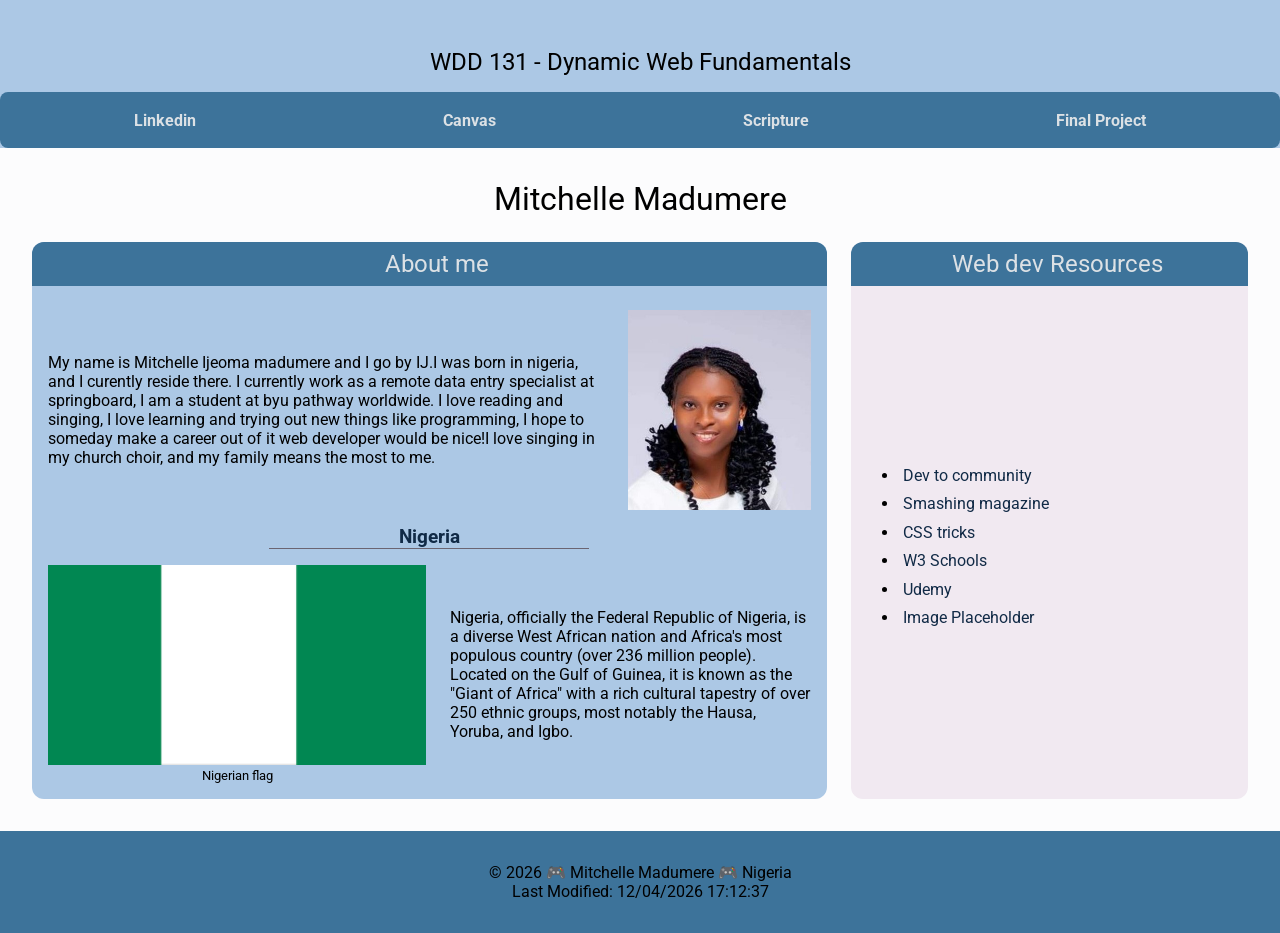
<file: index.html>
<!DOCTYPE html>
<html lang="en">
<head>
    <meta charset="UTF-8">
    <meta name="viewport" content="width=device-width, initial-scale=1.0">
    <meta name="description" content="WDD131|Dynamic Web Fundamentals|Mitchelle Madumere landing page">
    <meta name="author" content="Mitchelle Madumere">
    <link rel="stylesheet" href="styles/base.css">
    <script src="scripts/getdates.js" defer></script>
    <link rel="preconnect" href="https://fonts.googleapis.com">
    <link rel="preconnect" href="https://fonts.gstatic.com" crossorigin>
    <link href="https://fonts.googleapis.com/css2?family=Roboto&display=swap" rel="stylesheet">
    <title>WDD 131-Dynamic Web Fundamental-Mitchelle Madumere</title>
</head>
<body>
    <header>
        <span id="course-title">WDD 131 - Dynamic Web Fundamentals</span>
        <nav>
            <ul class="navigation">
                <li class="item-list"><a href="https://www.linkedin.com/in/ijeoma-madumere-054a8b399 ">Linkedin</a></li>
                <li class="item-list"><a href="https://byupw.instructure.com/">Canvas</a></li>
                <li class="item-list"><a href="https://www.churchofjesuschrist.org/study/scriptures">Scripture</a></li>
                <li class="item-list"><a href="#">Final Project</a></li>
            </ul>
        </nav>
    </header>
    <main> 
        <h1>Mitchelle Madumere</h1>

        <section class="card" id="section-about">
            <h2>About me</h2>

            <div class="about-personal">
                <p>My name is Mitchelle Ijeoma madumere and I go by IJ.I was born in nigeria, and I curently reside there. I currently work as a remote data entry specialist at springboard, I am a student at byu pathway worldwide. I love reading and singing, I love learning and trying out new things like programming, I hope to someday make a career out of it web developer would be nice!I love singing in my church choir, and my family means the most to me.</p>
                <img src="images/mitchelle2.jpg" alt="photo of Mitchelle Madumere">
            </div>
            <h3>Nigeria</h3>
            <div class="about-country">
                <figure>
                    <img src="images/flag-of-nigeria.png" alt="nigerian flag">
                    <figcaption>Nigerian flag</figcaption>
                </figure>
                <p>Nigeria, officially the Federal Republic of Nigeria, is a diverse West African nation and Africa's most populous country (over 236 million people). 
                    Located on the Gulf of Guinea, it is known as the "Giant of Africa" with a rich cultural tapestry of over 250 ethnic groups, most notably the Hausa, Yoruba, and Igbo. </p>
            </div>
        </section>

        <section class="card" id="section-dev">
            <h2>Web dev Resources</h2>
            <div class="dev-resources">
            <ul>
                <li class="item-dev"><a href="https://dev.to">Dev to community</a></li>
                <li class="item-dev"><a href="https://www.smashingmagazine.com">Smashing magazine</a></li>
                <li class="item-dev"><a href="https://css-tricks.com">CSS tricks</a></li>
                <li class="item-dev"><a href="https://www.w3schools.com">W3 Schools</a></li>
                <li class="item-dev"><a href="https://www.udemy.com">Udemy</a></li>
                <li class="item-dev"><a href="https://placehold.co">Image Placeholder</a></li>
            </ul>
            </div>
        </section>
    </main>
    <footer>
        <p>© <span id="currentyear"></span> 🎮 Mitchelle Madumere 🎮 Nigeria </p>
        <p>Last Modified: <span id="lastModified"></span></p>
    </footer>
</body>
</html>
</file>
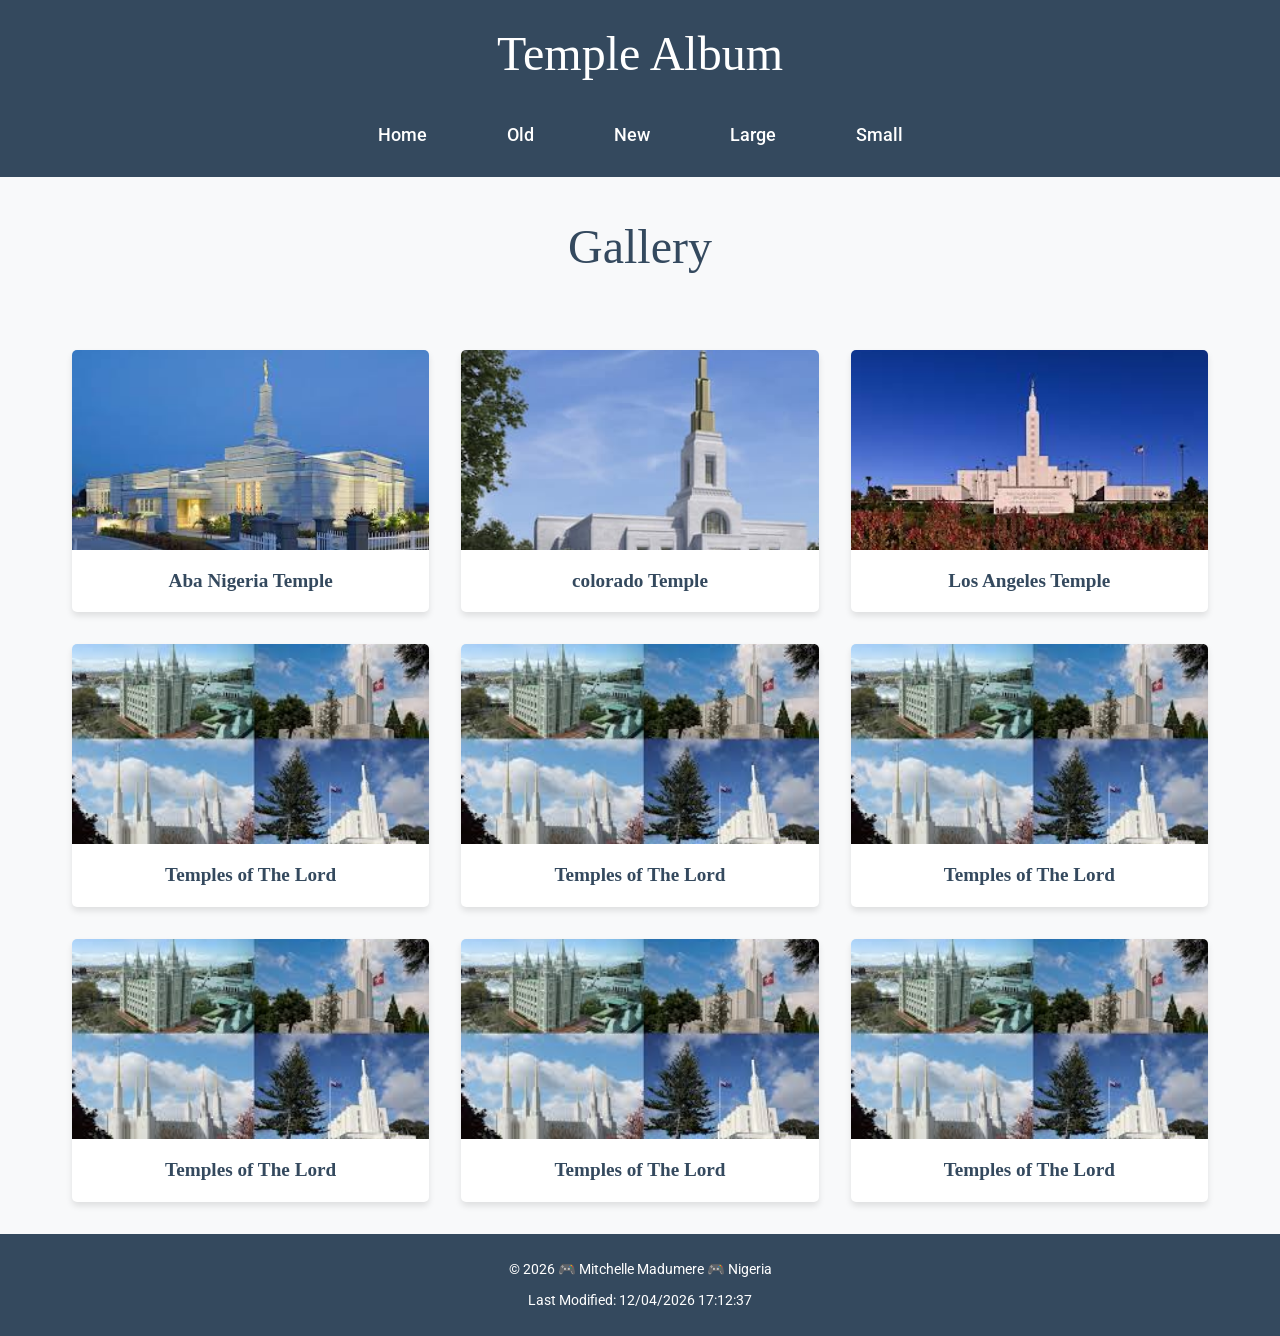
<file: temples.html>
<!DOCTYPE html>
<html lang="en">
<head>
    <meta charset="UTF-8">
    <meta name="viewport" content="width=device-width, initial-scale=1.0">
    <meta name="description" content="WDD131|Dynamic Web Fundamentals|Mitchelle Madumere Temple Picture Album">
    <meta name="author" content="Mitchelle Madumere">
    <title>Temple Album Example</title>
    <script src="scripts/temples.js" defer></script>
    <link rel="stylesheet" href="styles/temples.css">
    <link rel="stylesheet" href="styles/temples-large.css">
    <link rel="preconnect" href="https://fonts.googleapis.com">
    <link rel="preconnect" href="https://fonts.gstatic.com" crossorigin>
    <link href="https://fonts.googleapis.com/css2?family=Roboto&display=swap" rel="stylesheet">
</head>
<body>
    <header>
        <h2> Temple Album</h2>
        <button id="menu-button">☰</button>
        <nav id="nav-menu">
            <a href="#">Home</a>
            <a href="#">Old</a>
            <a href="#">New</a>
            <a href="#">Large</a>
            <a href="#">Small</a>
        </nav>

    </header>
    <main>
        <h1>Gallery</h1>

        <figure>
            <img src="images/aba-nigeria-temple.jpg" alt="aba-nigeria-temple">
            <figcaption>Aba Nigeria Temple</figcaption>
        </figure>

        <figure>
            <img src="images/colorado-temple.jpg" alt="colorado Temple">
            <figcaption>colorado Temple</figcaption>
        </figure>

        <figure>
            <img src="images/los-angeles-temple.jpg" alt="Los Angeles Temple">
            <figcaption>Los Angeles Temple</figcaption>
        </figure>

        <figure>
            <img src="images/temples-of-the-lord.jpg" alt="Temple Collage">
            <figcaption>Temples of The Lord</figcaption>
        </figure>

        <figure>
            <img src="images/temples-of-the-lord.jpg" alt="Temple Collage">
            <figcaption>Temples of The Lord</figcaption>
        </figure>

        <figure>
            <img src="images/temples-of-the-lord.jpg" alt="Temple Collage">
            <figcaption>Temples of The Lord</figcaption>
        </figure>

        <figure>
            <img src="images/temples-of-the-lord.jpg" alt="Temple Collage">
            <figcaption>Temples of The Lord</figcaption>
        </figure>

        <figure>
            <img src="images/temples-of-the-lord.jpg" alt="Temple Collage">
            <figcaption>Temples of The Lord</figcaption>
        </figure>

        <figure>
            <img src="images/temples-of-the-lord.jpg" alt="Temple Collage">
            <figcaption>Temples of The Lord</figcaption>
        </figure>
    </main>
     <footer>
        <p>© <span id="currentyear"></span> 🎮 Mitchelle Madumere 🎮 Nigeria </p>
        <p>Last Modified: <span id="lastModified"></span></p>
    </footer>
</body>
</html>
</file>
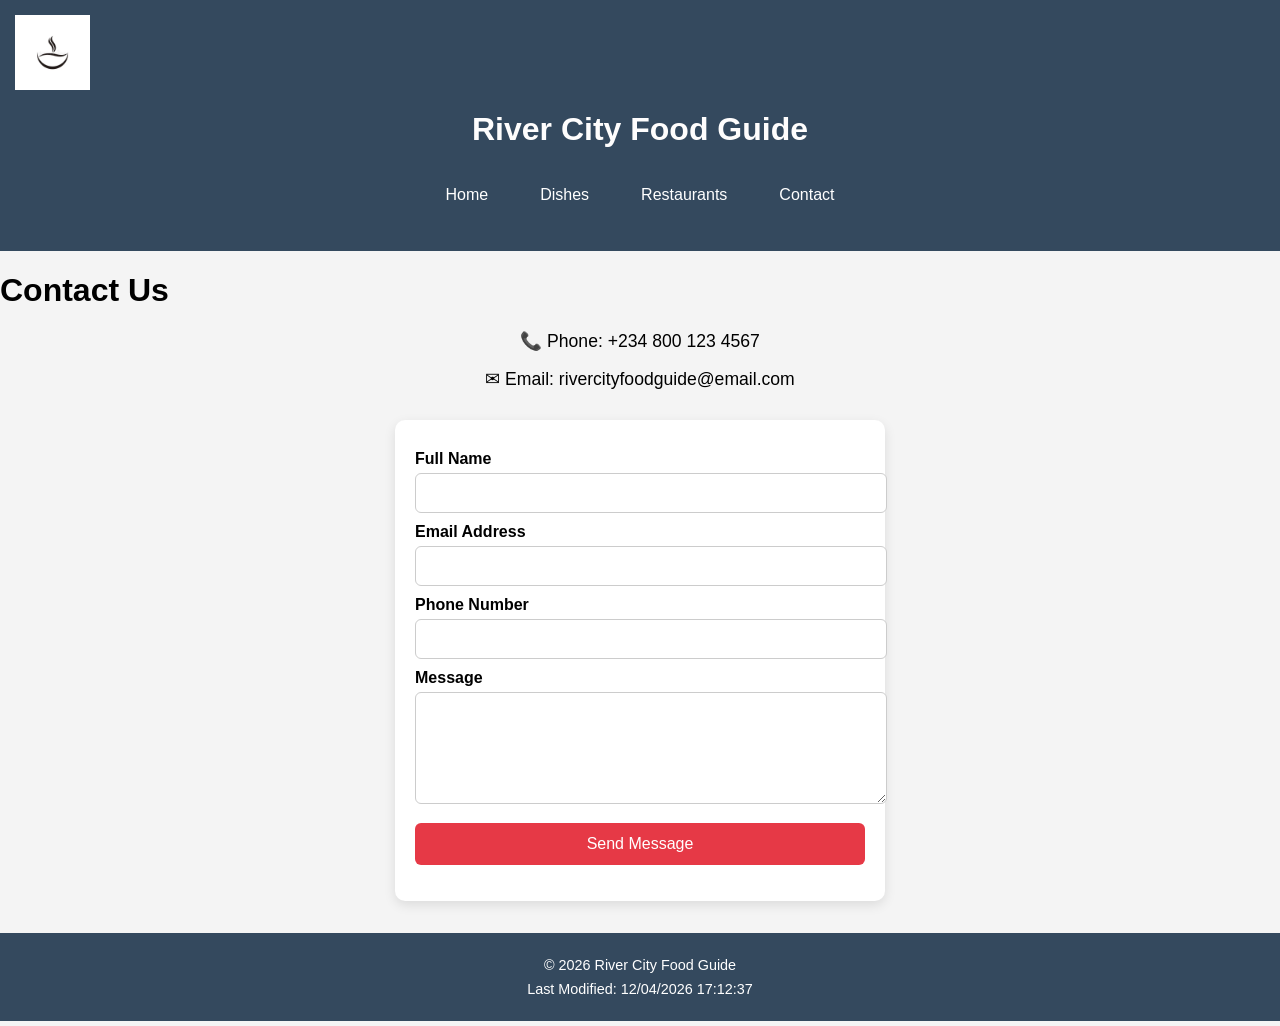
<file: project/contact.html>
<!DOCTYPE html>
<html lang="en">
<head>

<meta charset="UTF-8">
<meta name="viewport" content="width=device-width, initial-scale=1.0">

<title>Contact</title>

<link rel="stylesheet" href="styles/project.css">
<link rel="stylesheet" href="styles/contact.css">
<script defer src="scripts/project.js"></script>
</head>

<body>

<header>
<img class="iso-logo" src="images/simple-bowl-hot-food.webp" alt="logo">
<h1>River City Food Guide</h1>

<button id="menuBtn">☰</button>

<nav id="navMenu">
<ul>
<li><a href="site.html">Home</a></li>
<li><a href="dishes.html">Dishes</a></li>
<li><a href="restaurants.html">Restaurants</a></li>
<li><a href="contact.html">Contact</a></li>
</ul>
</nav>

</header>

<main>

<h1>Contact Us</h1>

<section class="contact-info">

<p>📞 Phone: +234 800 123 4567</p>
<p>✉ Email: rivercityfoodguide@email.com</p>

</section>

<form>

<label for="name">Full Name</label>
<input type="text" id="name" name="name" required>

<label for="email">Email Address</label>
<input type="email" id="email" name="email" required>

<label for="phone">Phone Number</label>
<input type="tel" id="phone" name="phone" required>

<label for="message">Message</label>
<textarea id="message" name="message" rows="5" required></textarea>

<button type="submit">Send Message</button>

<p id="formMessage"></p>

</main>

<footer>
<p>© <span id="year"></span> River City Food Guide</p>
<p>Last Modified: <span id="lastModified"></span></p>
</footer>

</body>
</html>
</file>
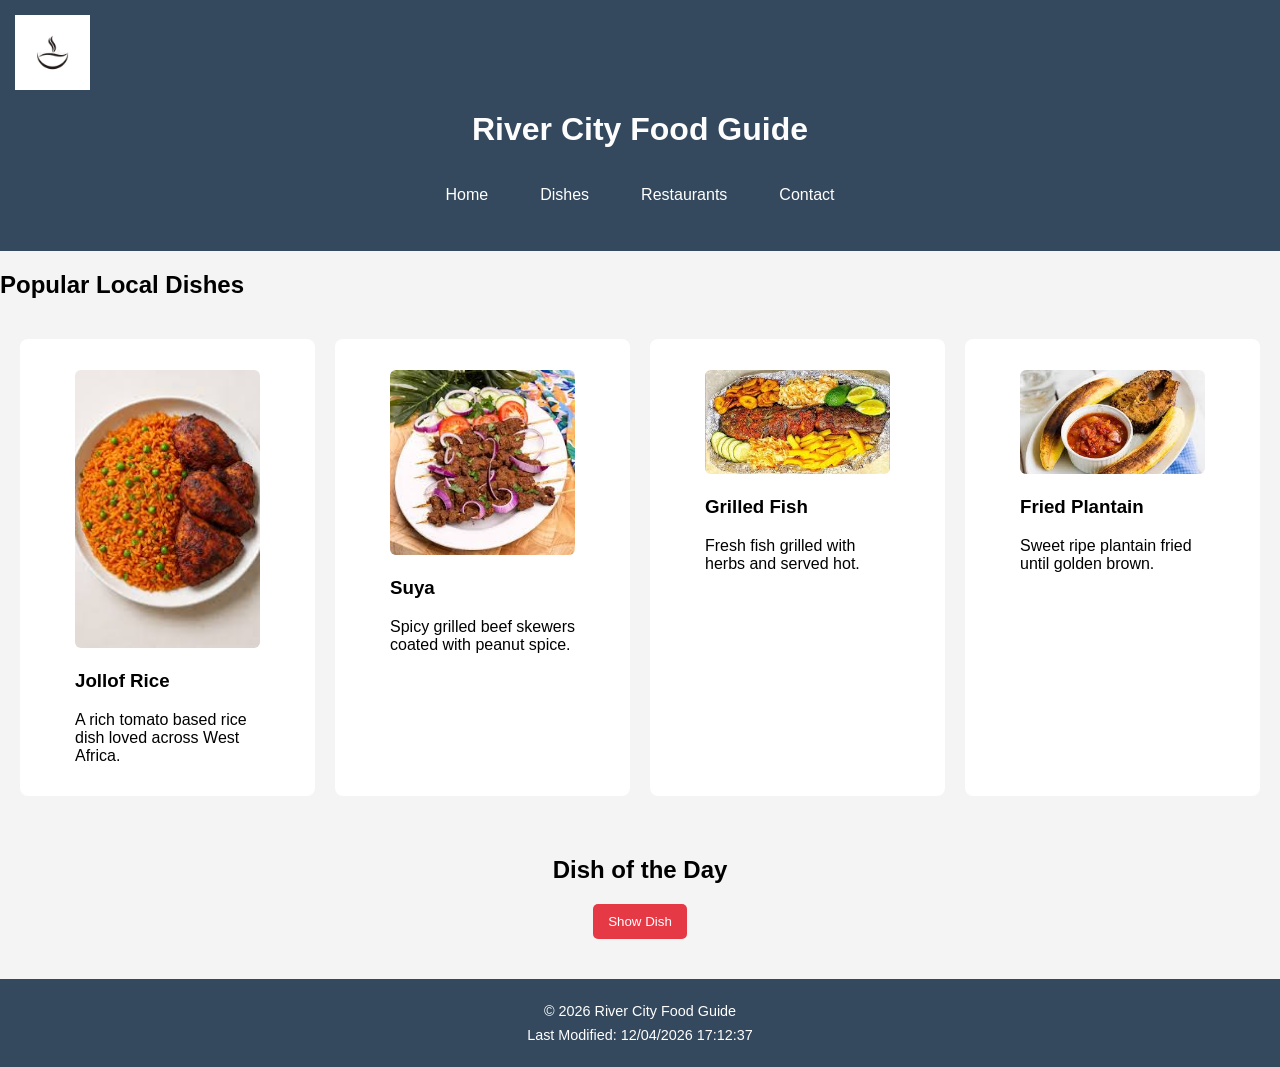
<file: project/dishes.html>
<!DOCTYPE html>
<html lang="en">
<head>

<meta charset="UTF-8">
<meta name="viewport" content="width=device-width, initial-scale=1.0">

<title>Dishes</title>

<link rel="stylesheet" href="styles/project.css">
<link rel="stylesheet" href="styles/dishes.css">

<script defer src="scripts/project.js"></script>

</head>

<body>

<header>

<img class="iso-logo" src="images/simple-bowl-hot-food.webp" alt="logo">

<h1>River City Food Guide</h1>

<button id="menuBtn">☰</button>

<nav id="navMenu">
<ul>
<li><a href="site.html">Home</a></li>
<li><a href="dishes.html">Dishes</a></li>
<li><a href="restaurants.html">Restaurants</a></li>
<li><a href="contact.html">Contact</a></li>
</ul>
</nav>

</header>

<main>

<h2>Popular Local Dishes</h2>

<button id="menuBtn">☰</button>

<div class="dish-grid">

<article class="dish-card">
<figure>
<img src="images/jollof-rice.jpg" alt="Jollof Rice" loading="lazy">
<h3>Jollof Rice</h3>
<p>A rich tomato based rice dish loved across West Africa.</p>
</figure>
</article>

<article class="dish-card">
<figure>
<img src="images/Suya.jpg" alt="Suya" loading="lazy">
<h3>Suya</h3>
<p>Spicy grilled beef skewers coated with peanut spice.</p>
</figure>
</article>

<article class="dish-card">
<figure>
<img src="images/grilled-fish.jpg" alt="Grilled Fish" loading="lazy">
<h3>Grilled Fish</h3>
<p>Fresh fish grilled with herbs and served hot.</p>
</figure>
</article>

<article class="dish-card">
<figure>
<img src="images/roasted-plantain.jpg" alt="Roasted Plantain" loading="lazy">
<h3>Fried Plantain</h3>
<p>Sweet ripe plantain fried until golden brown.</p>
</figure>
</article>

</div>

<section class="dish-of-day">

<h2>Dish of the Day</h2>

<button id="foodBtn">Show Dish</button>

<div id="foodResult"></div>

</section>

</main>

<footer>

<p>© <span id="year"></span> River City Food Guide</p>
<p>Last Modified: <span id="lastModified"></span></p>

</footer>

</body>
</html>
</file>
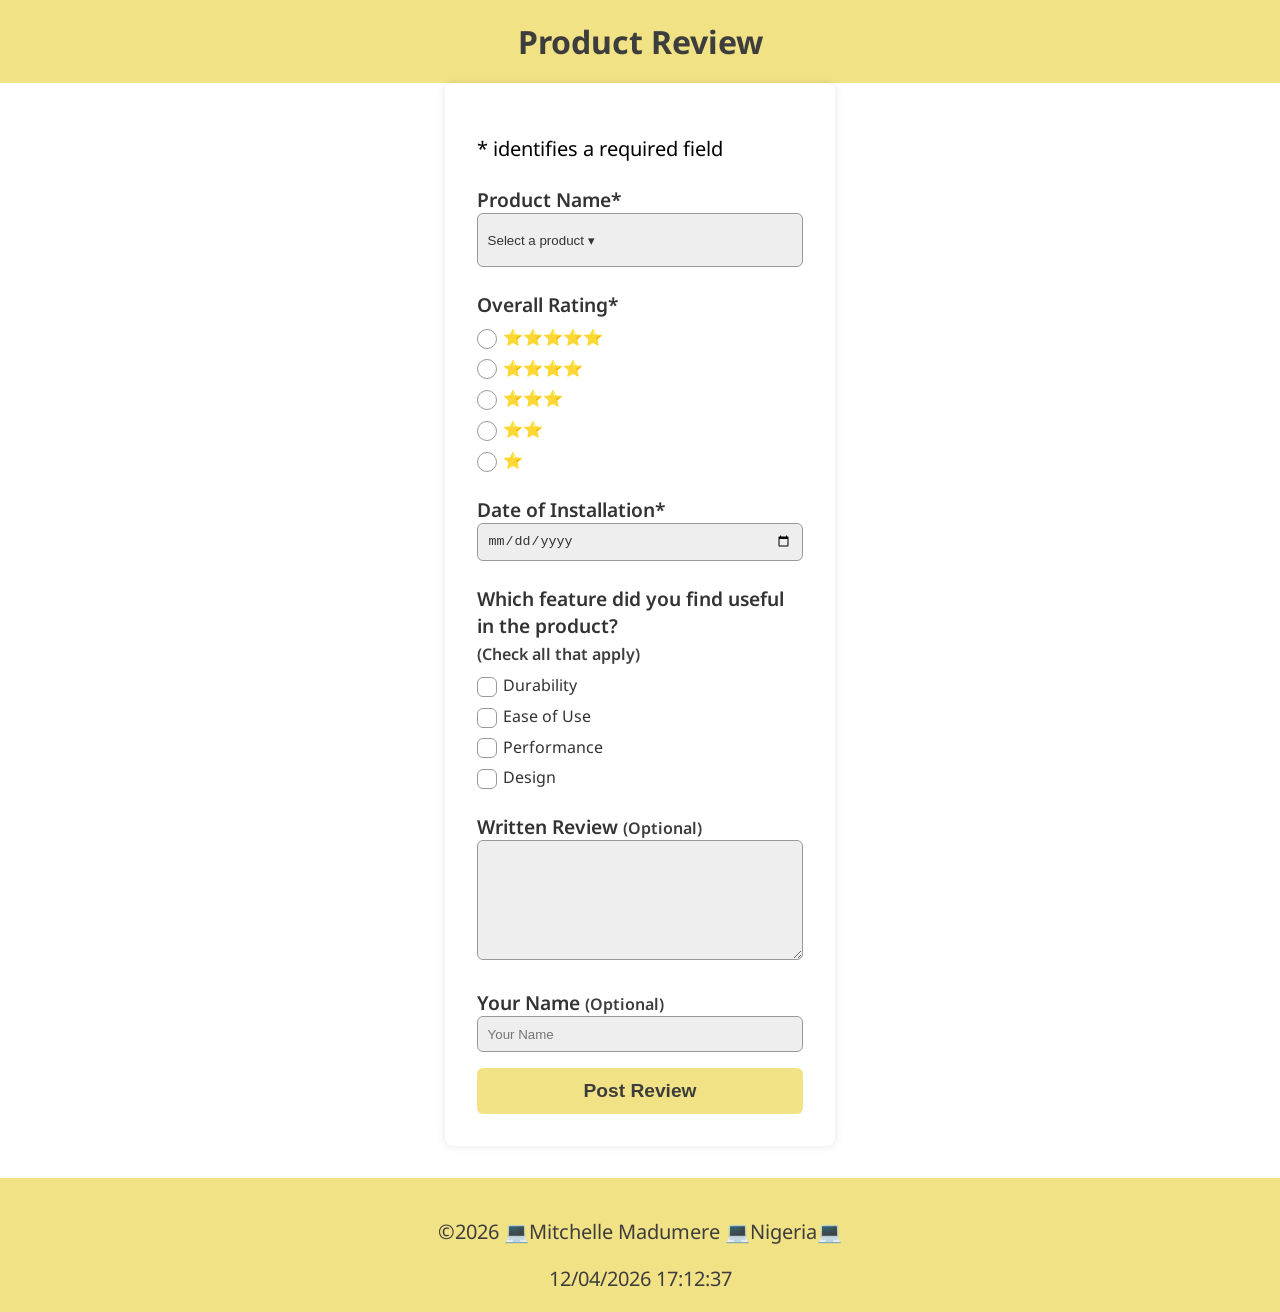
<file: project/form.html>
<!DOCTYPE html>
<html lang="en">
<head>
    <meta charset="UTF-8">
    <meta name="viewport" content="width=device-width, initial-scale=1.0">
    <meta name="description" content="Product review form-for the review of our various products and satisfaction rates and feedbacks">
    <meta name="author" content="Mitchelle Madumere">
    <title>Product Review Form</title>
    <link rel="stylesheet" href="styles/form.css">
    <script src="scripts/getdates.js" defer></script>
    <script src="scripts/form.js" defer></script>
    <link rel="preconnect" href="https://fonts.googleapis.com">
    <link rel="preconnect" href="https://fonts.gstatic.com" crossorigin>
    <link href="https://fonts.googleapis.com/css2?family=Kaushan+Script&family=Noto+Sans:ital,wght@0,100..900;1,100..900&display=swap" rel="stylesheet">
</head>

<body>
    <header>
        <h1>Product Review</h1>
    </header>

    <section>
        <form method="get" action="review.html">

            <p>* identifies a required field</p>

            <!-- PRODUCT NAME -->
            <div class="heading">
                <label for="prodname">Product Name*</label>
            </div>

            <select id="prodname" name="prodname" required>
                <option selected disabled value="">Select a product &#9662;</option>
            </select>

            <!-- RATING -->
            <div class="heading">Overall Rating*</div>

            <div class="buttons">
                <label for="5star">
                    <input type="radio" name="rating" id="5star" value="5" required>⭐⭐⭐⭐⭐
                </label>

                <label for="4star">
                    <input type="radio" name="rating" id="4star" value="4" required>⭐⭐⭐⭐
                </label>

                <label for="3star">
                    <input type="radio" name="rating" id="3star" value="3" required>⭐⭐⭐
                </label>

                <label for="2star">
                    <input type="radio" name="rating" id="2star" value="2" required>⭐⭐
                </label>

                <label for="1star">
                    <input type="radio" name="rating" id="1star" value="1" required>⭐
                </label>
            </div>

            <!-- INSTALL DATE -->
            <div class="heading">
                <label for="instdate">Date of Installation*</label>
            </div>

            <input type="date" name="instdate" id="instdate" required>

            <!-- FEATURES -->
            <div class="heading">
                Which feature did you find useful in the product?<br>
                <span>(Check all that apply)</span>
            </div>

            <div class="buttons">

                <label for="durability">
                    <input type="checkbox" name="features" id="durability" value="durability">Durability
                </label>

                <label for="ease">
                    <input type="checkbox" name="features" id="ease" value="ease">Ease of Use
                </label>

                <label for="performance">
                    <input type="checkbox" name="features" id="performance" value="performance">Performance
                </label>

                <label for="design">
                    <input type="checkbox" name="features" id="design" value="design">Design
                </label>

            </div>

            <!-- WRITTEN REVIEW -->
            <div class="heading">
                <label for="textreview">Written Review <span>(Optional)</span></label>
            </div>

            <textarea name="textreview" id="textreview"></textarea>

            <!-- USER NAME -->
            <div class="heading">
                <label for="name">Your Name <span>(Optional)</span></label>
            </div>

            <input type="text" name="name" id="name" placeholder="Your Name">

            <!-- SUBMIT -->
            <input type="submit" value="Post Review">

        </form>
    </section>

    <footer>
        <p>©<span id="currentyear"></span> 💻Mitchelle Madumere 💻Nigeria💻</p>
        <p id="lastModified"></p>
    </footer>

</body>
</html>
</file>
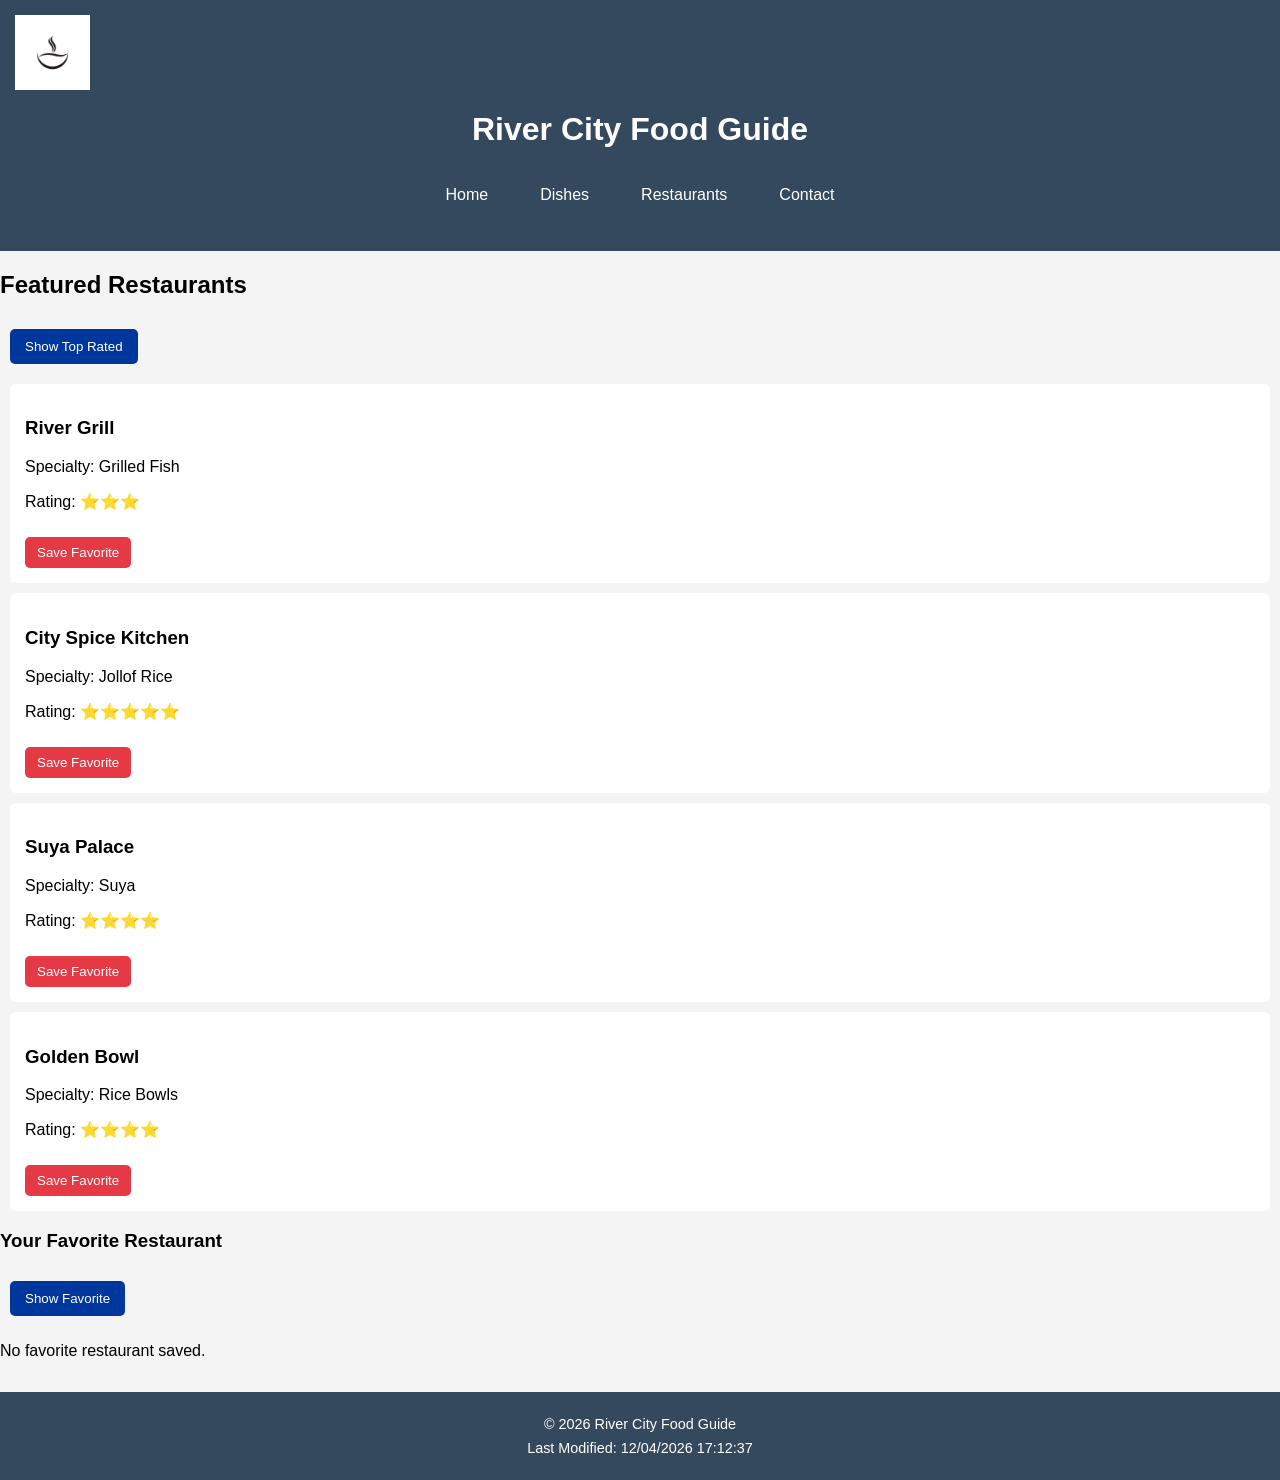
<file: project/restaurants.html>
<!DOCTYPE html>
<html lang="en">
<head>

<meta charset="UTF-8">
<meta name="viewport" content="width=device-width, initial-scale=1.0">

<title>Restaurants</title>

<link rel="stylesheet" href="styles/project.css">
<link rel="stylesheet" href="styles/restaurant.css">
<script defer src="scripts/project.js"></script>

</head>

<body>

<header>

<img class="iso-logo" src="images/simple-bowl-hot-food.webp" alt="logo">

<h1>River City Food Guide</h1>

<button id="menuBtn">☰</button>

<nav id="navMenu">
<ul>
<li><a href="site.html">Home</a></li>
<li><a href="dishes.html">Dishes</a></li>
<li><a href="restaurants.html">Restaurants</a></li>
<li><a href="contact.html">Contact</a></li>
</ul>
</nav>

</header>

<main>

<h2>Featured Restaurants</h2>

<button id="topRatedBtn">Show Top Rated</button>

<div id="restaurantContainer"></div>

<h3>Your Favorite Restaurant</h3>

<button id="showFavoriteBtn">Show Favorite</button>

<p id="favoriteRestaurant"></p>

</main>

<footer>
<p>© <span id="year"></span> River City Food Guide</p>
<p>Last Modified: <span id="lastModified"></span></p>
</footer>

</body>
</html>
</file>
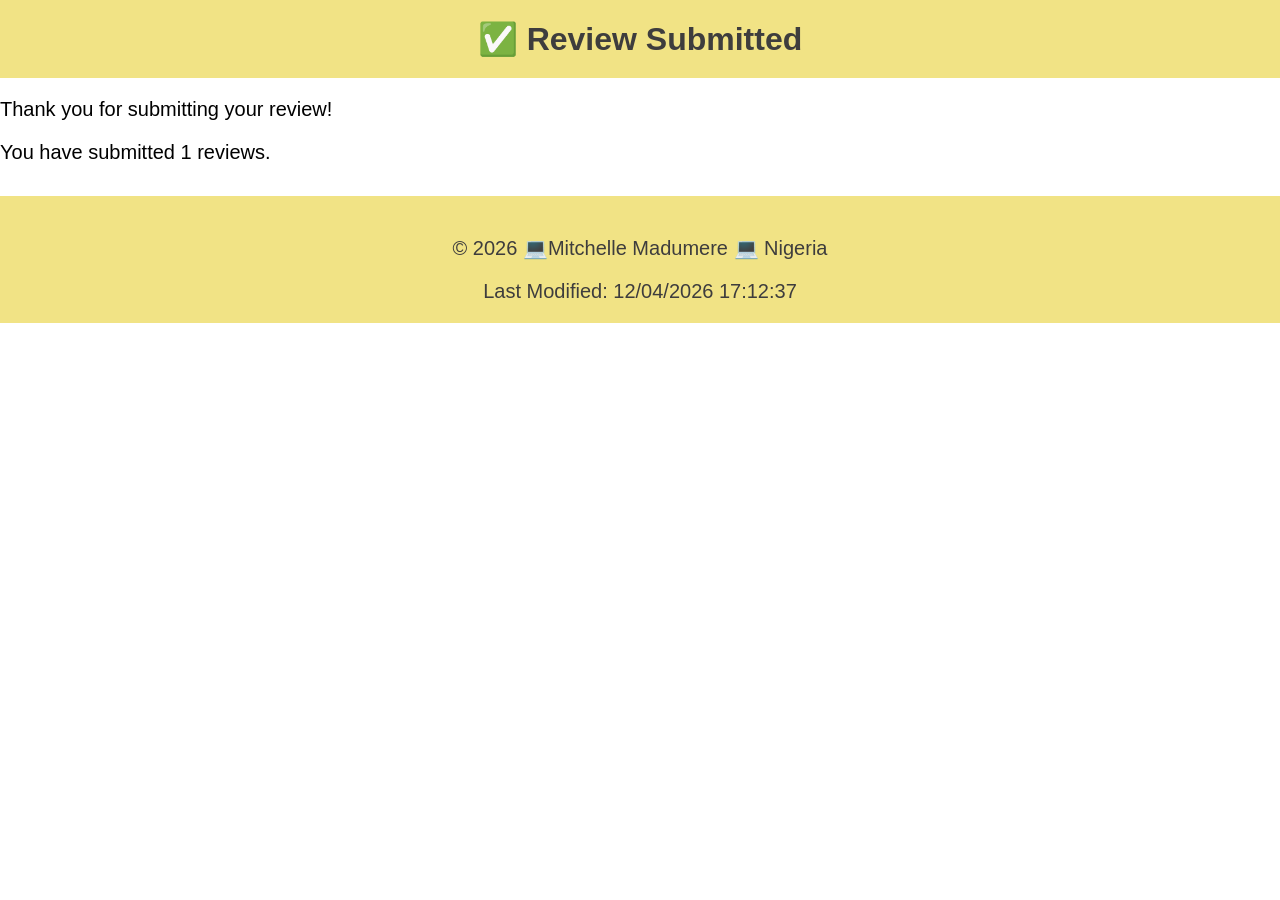
<file: project/review.html>
<!DOCTYPE html>
<html lang="en">

<head>
    <meta charset="UTF-8">
    <meta name="viewport" content="width=device-width, initial-scale=1.0">
    <meta name="description" content="Review Confirmation - Thank you for submitting your review.">
    <meta name="author" content="Mitchelle Madumere">

    <title>Review Confirmation</title>
    <link rel="stylesheet" href="styles/form.css">
</head>

<body>
    <header>
        <h1>✅ Review Submitted</h1>
    </header>

    <main>
        <p>Thank you for submitting your review!</p>
        <p>You have submitted <span id="reviewCount">0</span> reviews.</p>
    </main>

    <footer>
        <p>© <span id="currentyear"></span> 💻Mitchelle Madumere 💻 Nigeria</p>
        <p>Last Modified: <span id="lastModified"></span></p>
    </footer>

    <script>
        let count = localStorage.getItem("reviewCount") || 0;
        count++;
        localStorage.setItem("reviewCount", count);
        document.getElementById("reviewCount").textContent = count;

        document.addEventListener("DOMContentLoaded", () => {
            document.getElementById("currentyear").textContent = new Date().getFullYear();
            document.getElementById("lastModified").textContent = document.lastModified;
        });
    </script>
</body>

</html>
</file>
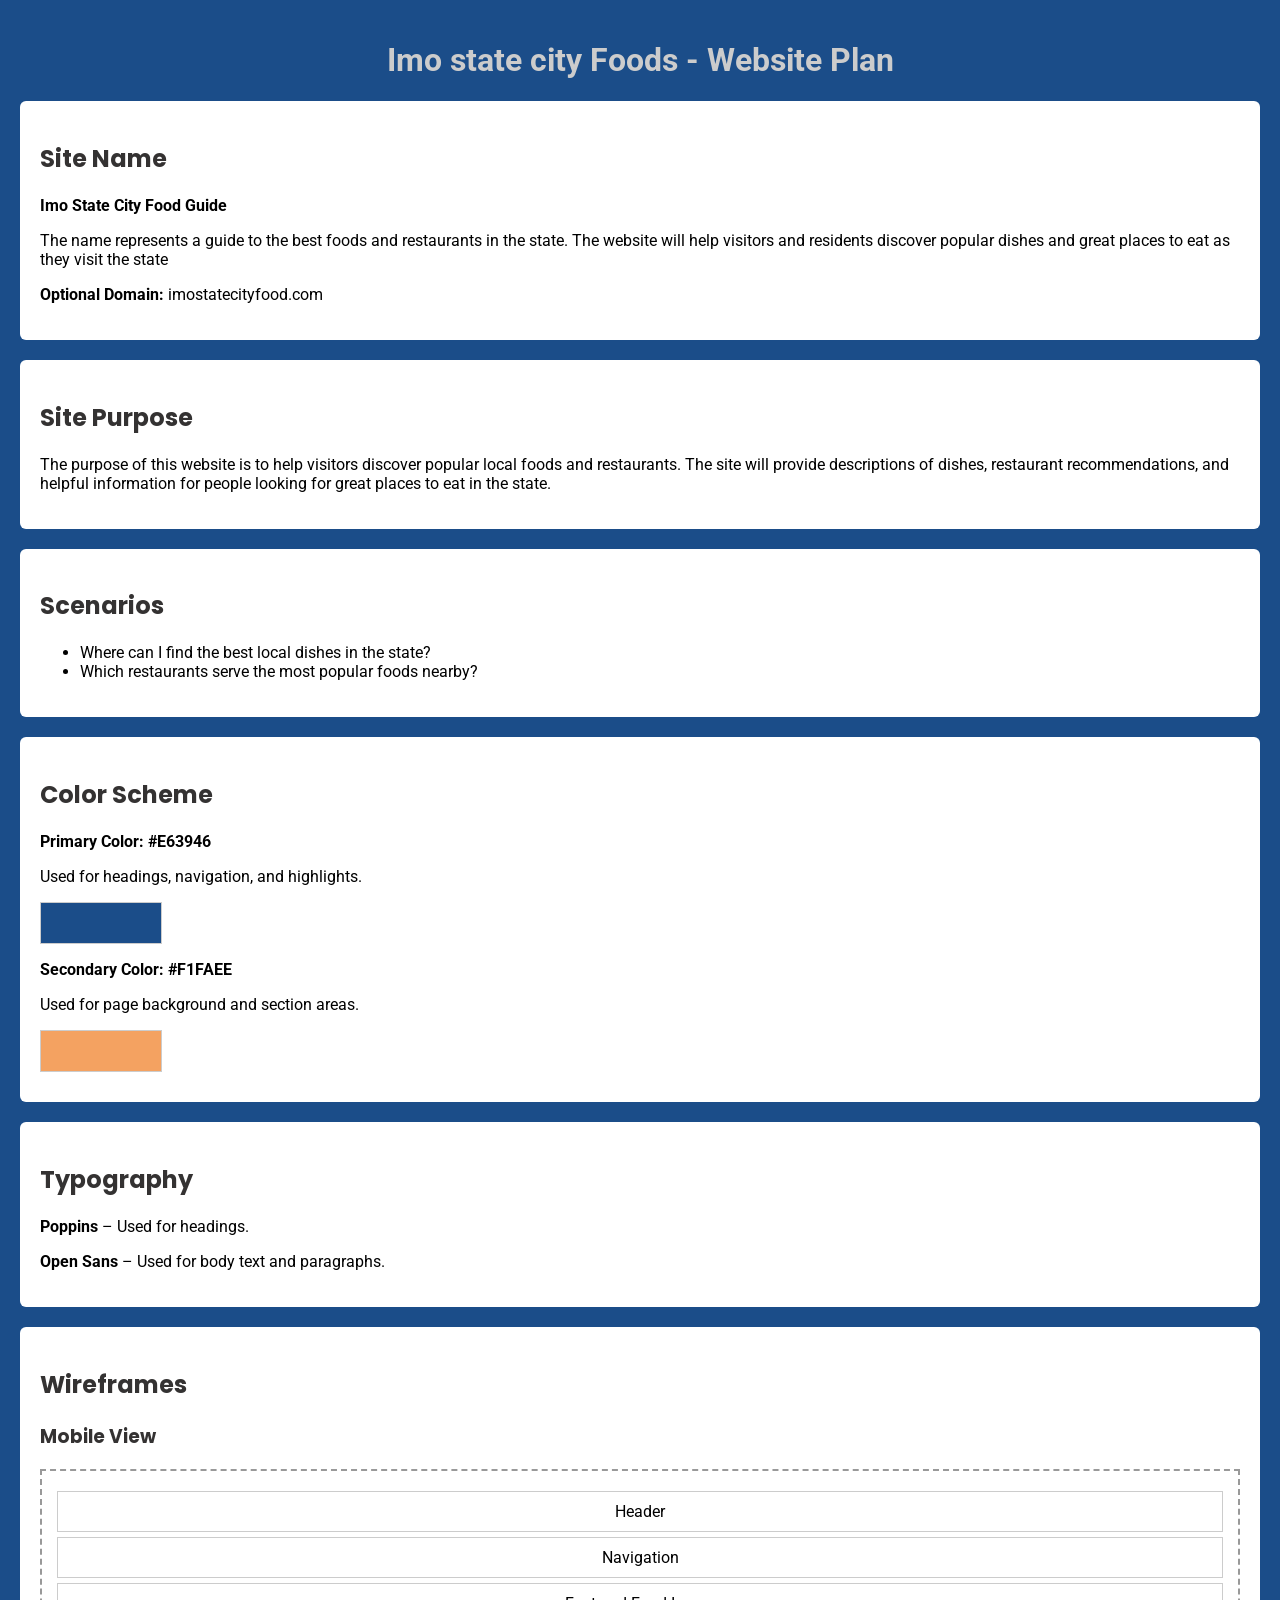
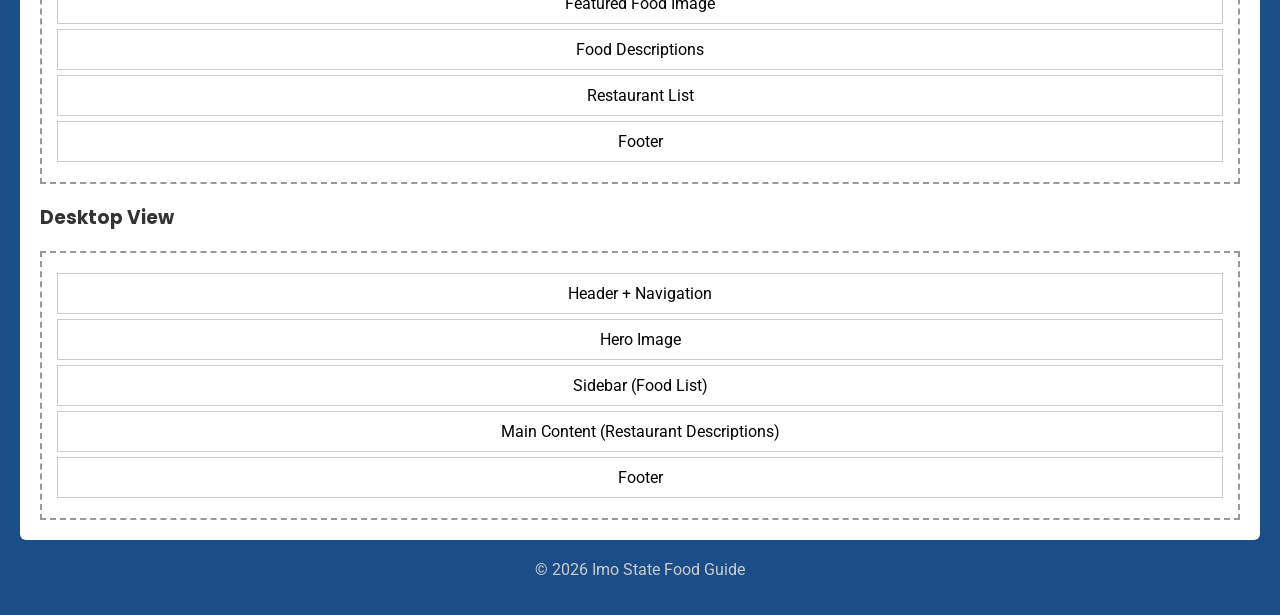
<file: project/siteplan.html>
<!DOCTYPE html>
<html lang="en">
<head>
<meta charset="UTF-8">
<meta name="viewport" content="width=device-width, initial-scale=1.0">
<meta name="description" content="a wireframe, siteplan, and layout of the final project for wdd 131">
<meta name="author" content="Mitchelle Madumere">
<title>Website Planning Document</title>
<link rel="preconnect" href="https://fonts.googleapis.com">
<link rel="preconnect" href="https://fonts.gstatic.com" crossorigin>
<link href="https://fonts.googleapis.com/css2?family=Poppins:wght@400;600&family=Roboto&display=swap" rel="stylesheet">
<link rel="stylesheet" href="styles/siteplan.css">
</head>

<body>
<header>
<h1>Imo state city Foods - Website Plan</h1>
</header>

<main>

<section>
<h2>Site Name</h2>

<p><strong>Imo State City Food Guide</strong></p>

<p>
The name represents a guide to the best foods and restaurants in the state.
The website will help visitors and residents discover popular dishes and
great places to eat as they visit the state
</p>

<p><strong>Optional Domain:</strong> imostatecityfood.com</p>

</section>


<section>
<h2>Site Purpose</h2>

<p>
The purpose of this website is to help visitors discover popular local foods
and restaurants. The site will provide descriptions of dishes, restaurant
recommendations, and helpful information for people looking for great places
to eat in the state.
</p>

</section>


<section>
<h2>Scenarios</h2>

<ul>
<li>Where can I find the best local dishes in the state?</li>
<li>Which restaurants serve the most popular foods nearby?</li>
</ul>

</section>


<section>
<h2>Color Scheme</h2>

<p><strong>Primary Color: #E63946</strong></p>
<p>Used for headings, navigation, and highlights.</p>

<div class="color primary"></div>

<p><strong>Secondary Color: #F1FAEE</strong></p>
<p>Used for page background and section areas.</p>

<div class="color secondary"></div>

</section>


<section>
<h2>Typography</h2>

<p><strong>Poppins</strong> – Used for headings.</p>

<p><strong>Open Sans</strong> – Used for body text and paragraphs.</p>

</section>


<section>
<h2>Wireframes</h2>

<h3>Mobile View</h3>

<div class="wireframe">
<div>Header</div>
<div>Navigation</div>
<div>Featured Food Image</div>
<div>Food Descriptions</div>
<div>Restaurant List</div>
<div>Footer</div>
</div>


<h3>Desktop View</h3>

<div class="wireframe">
<div>Header + Navigation</div>
<div>Hero Image</div>
<div>Sidebar (Food List)</div>
<div>Main Content (Restaurant Descriptions)</div>
<div>Footer</div>
</div>

</section>

</main>

<footer>
<p>&copy; 2026 Imo State Food Guide</p>
</footer>

</body>
</html>
</file>
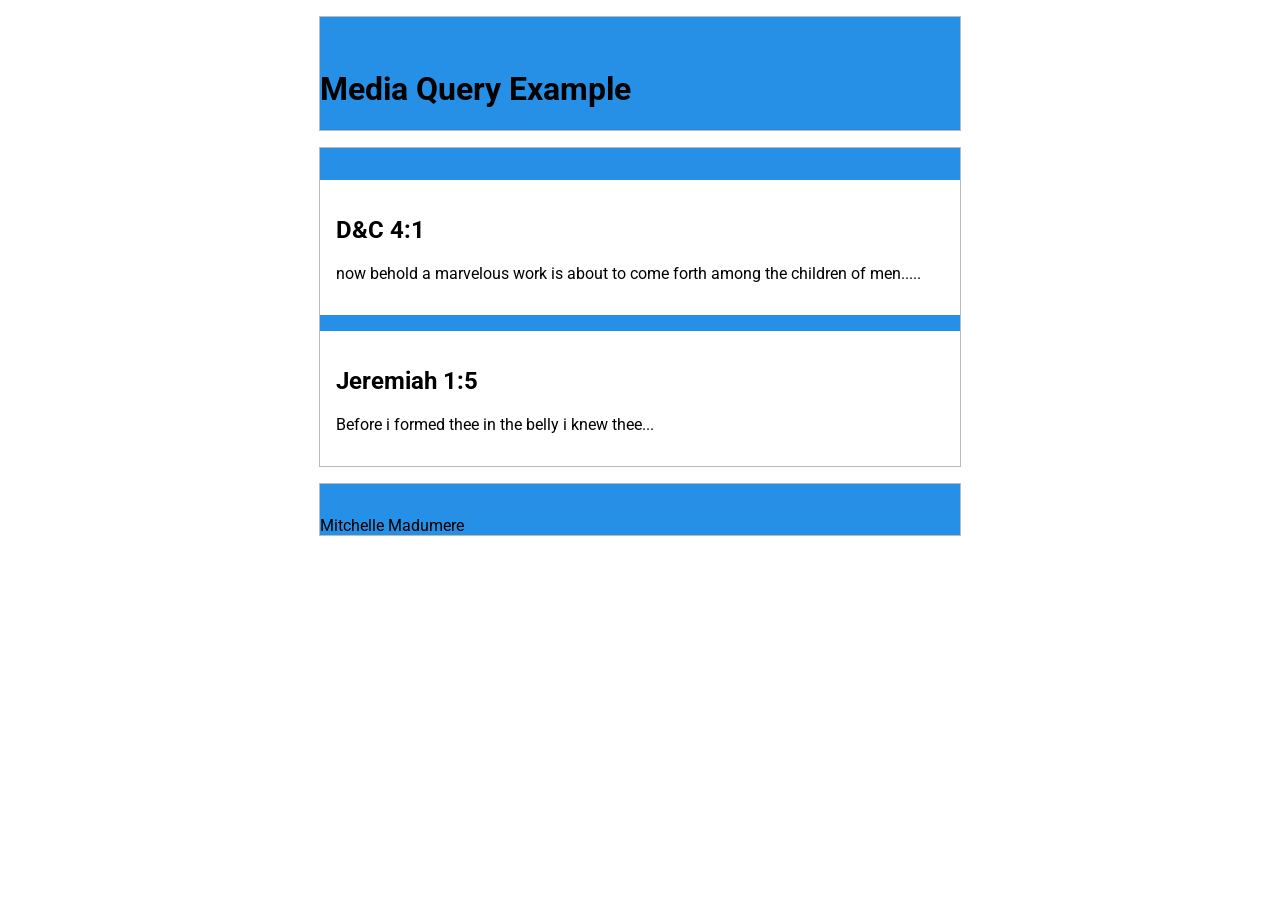
<file: week02/media-query.html>
<!DOCTYPE html>
<html lang="en">
<head>
    <meta charset="UTF-8">
    <meta name="viewport" content="width=device-width, initial-scale=1.0">
    <title>Document</title>
    <meta name="description" content="Media query learning activity page">
    <meta name="author" content="Mitchelle Madumere">
    <link rel="stylesheet" href="media-query.css">
    <link rel="stylesheet" href="media-query-large.css">
    <link rel="preconnect" href="https://fonts.googleapis.com">
    <link rel="preconnect" href="https://fonts.gstatic.com" crossorigin>
    <link href="https://fonts.googleapis.com/css2?family=Roboto&display=swap" rel="stylesheet">
    
</head>
<body>
   <header>
    <h1>Media Query Example</h1>
   </header> 
   <main>
   <section>
    <h2>D&C 4:1</h2>
    <p>now behold a marvelous work is about to come forth among the children of men.....</p>
   </section>
   <section>
    <h2>Jeremiah 1:5</h2>
    <p>Before i formed thee in the belly i knew thee...</p>
   </section>
   </main>
   <footer>
    Mitchelle Madumere
   </footer>
   </body>
</html>
</file>
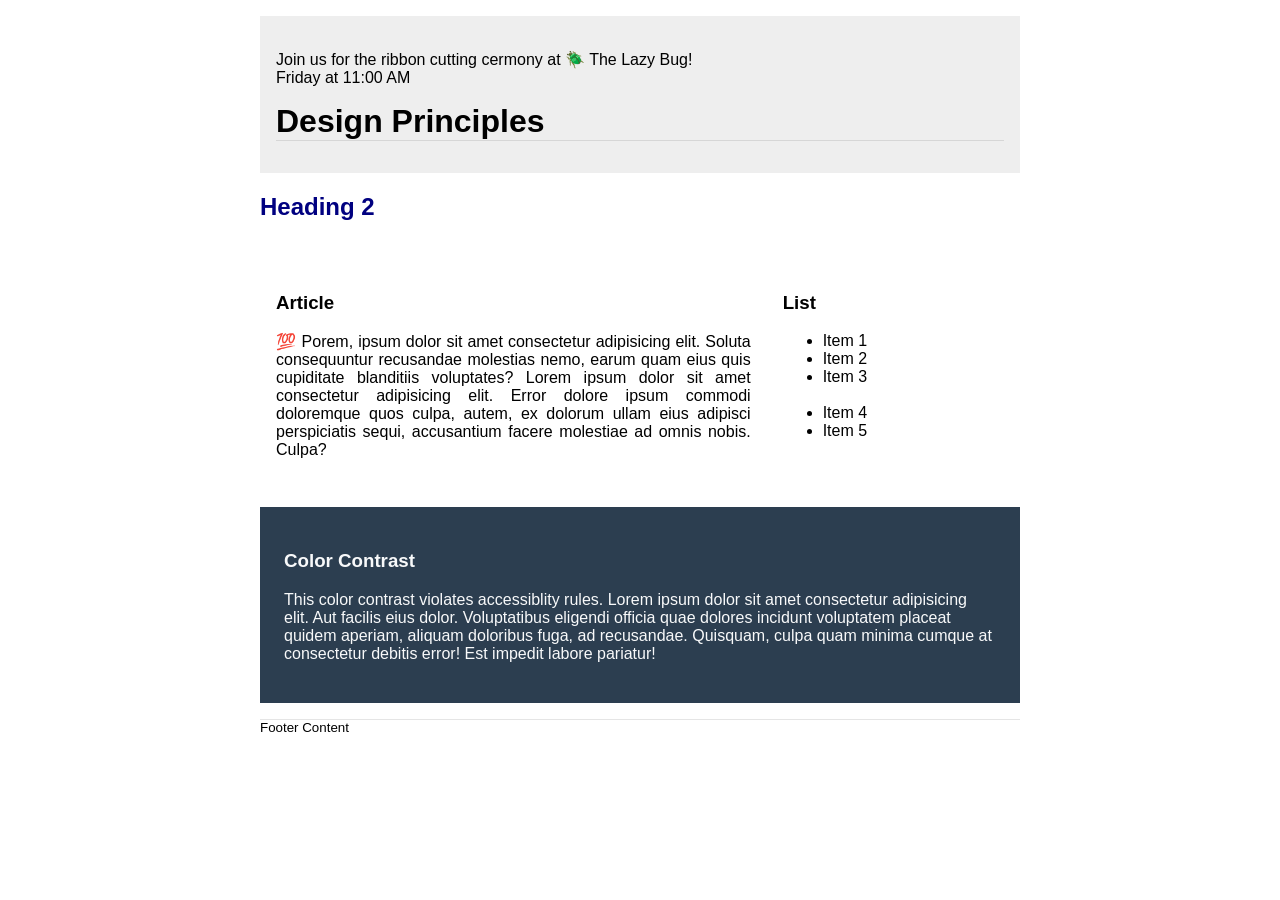
<file: week03/design.html>
<!DOCTYPE html>
<html lang="en">
<head>
    <meta charset="UTF-8">
    <meta name="viewport" content="width=device-width, initial-scale=1.0">
    <link rel="stylesheet" href="styles/design.css">
    <title>Document</title>
</head>
<body>
   <header>
	<div class="banner" behavior="alternate" direction="right"><br>Join us for the ribbon cutting cermony at 🪲 The Lazy Bug!<br>Friday at 11:00 AM</marquee>
	<h1>Design Principles</h1>
</header>
<main>
	<h2>Heading 2</h2>
	<section>
		<h3>Article</h3>
		<article>
			<p>💯 Porem, ipsum dolor sit amet consectetur adipisicing elit. Soluta consequuntur recusandae molestias nemo, earum quam eius quis cupiditate blanditiis voluptates? Lorem ipsum dolor sit amet consectetur adipisicing elit. Error dolore ipsum commodi doloremque quos culpa, autem, ex dolorum ullam eius adipisci perspiciatis sequi, accusantium facere molestiae ad omnis nobis. Culpa?</p>
		</article>
	</section>
	<section>
		<h3>List</h3>
		<ul>
			<li>Item 1</li>
			<li>Item 2</li>
			<li>Item 3<br><br></li>
			<li>Item 4</li>
			<li>Item 5</li>
		</ul>
	</section>
	<div class="callout">
		<h3>Color Contrast</h3>
		<p>This color contrast violates accessiblity rules. Lorem ipsum dolor sit amet consectetur adipisicing elit. Aut facilis eius dolor. Voluptatibus eligendi officia quae dolores incidunt voluptatem placeat quidem aperiam, aliquam doloribus fuga, ad recusandae. Quisquam, culpa quam minima cumque at consectetur debitis error! Est impedit labore pariatur!</p>
	</div>
</main>
<footer>
	Footer Content
</footer> 
</body>
</html>
</file>
<file: styles/base.css>
* {
    margin: 0;
    padding: 0;
    font-family:  "Roboto", sans-serif;
    font-weight: 400;
    font-style: normal;
    font-variation-settings:
    "wdth" 100;
}
:root{
    --background-principal:#f7f7f943;
    --background-card:#ACC8E5;
    --background-bottom:#f1e9f1;
    --text-principal: #dce1e5;
    --secondary-text: #6B6572;
    --color-nav: rgb(61, 115, 154);
}



body{
    background-color: var(--background-principal);
}

header{
    text-align: center;
    background-color: var(--background-card);
    padding: 2rem 0 0 0;
}

header span{
    display: block;
    font-size: 1.5rem;
    padding: 1rem;
}

.navigation{
    list-style: none;
    display: flex;
    flex-wrap: wrap;
    align-items: center;
    justify-content: space-around;
    margin: 0; 
    background-color: var(--color-nav);
    padding:10px;
    border-radius: 8px;
    height: 4vh;
}

.navigation li{
    display: flex;
}

.navigation a{
    text-decoration: none;
    color: var(--text-principal);
    padding: 0 1vh;
    height: 100%;
    border-radius: 12px;
    font-weight:bold;
    transition: background-color 0.3s, color 0.3s, transform 0.2s;
}

.navigation a:hover {
    background-color: var(--background-bottom);
    color: var(--text-principal);
    height: 100%;
    transform: scale(1.05);
}

main{
    display: grid;
    grid-template: auto 1fr /2fr 1fr;
    gap: 1.5rem;
    padding: 2rem;
}

main img{
    height: 200px;
    width: auto;
}

main h1{
    grid-column: 1/-1;
    text-align: center;
    color: var(--secundary-text);
}

.card {
    display: flex;
    padding: 1.5rem;
    border-radius: 12px;
}

#section-about, #section-dev {
    padding: 0;
    grid-column: 1;
    background-color: var(--background-card);
    flex-direction: column;
    overflow: hidden;
}

#section-about h2,
#section-dev h2 {
    align-items: center;
    text-align: center;
    background-color: var(--color-nav);
    color: var(--text-principal);
    padding: 0.5rem;
    width: 100%;
    margin-bottom: 0.5rem;
}

.about-personal, .about-country {
    display: flex;
    flex-direction: row;
    align-items: center;
    justify-content: center;
    gap: 1.5rem;
    padding: 1rem;
}

#section-about h3{
    display: inline-block;
    font-weight: bold;
    border-bottom: 1px solid var(--secondary-text);
    width: 20rem;
    color: #112A46;
    text-align: center;
    margin: 0 auto;
}

#section-dev{
    grid-column: 2;
    background-color: var(--background-bottom);
}

figure{
    text-align: center;
    font-size: 0.8rem;
}

.dev-resources{
    display: flex;
    flex-direction: column;
    justify-content: center;
    height: 90%;
    padding: 3rem;
}

.item-dev{
    padding: 0.3rem;
}
.dev-resources a{
    text-decoration: none;
    color:#112A46;
}


footer{
    background-color: var(--color-nav);
    text-align: center;
    padding: 2rem;
}
</file>
<file: styles/temples.css>
* {
    
    margin: 0;
    padding: 0;
    box-sizing: border-box;
    font-family:  "Roboto", sans-serif;
    font-weight: 400;
    font-style: normal;
}
    


body {
    font-family: 'Inter', sans-serif;
    line-height: 1.6;
    color: #2c3e50;
    background-color: #f8f9fa;
}

header {
    background-color: #34495e;
    color: white;
    padding: 1rem;
    text-align: center;
    position: relative;
}

 header h2 {
    font-family: 'Playfair Display', serif;
    font-size: 1.8rem;
    margin-bottom: 1rem;
}

#menu-button {
    position: absolute;
    top: 1rem;
    right: 1rem;
    background: none;
    border: none;
    color: white;
    font-size: 1.5rem;
    cursor: pointer;
    padding: 0.5rem;
    border-radius: 3px;
}

#menu-button:hover {
    background-color: #2c3e50;
}

nav {
    display: none;
    flex-direction: column;
    gap: 0.5rem;
    margin-top: 1rem;
}

nav.open {
    display: flex;
}


nav a {
    color: white;
    text-decoration: none;
    padding: 0.5rem 1rem;
    border-radius: 5px;
    transition: background-color 0.3s ease, transform 0.2s ease;
    font-weight: 500;
}

nav a:hover {
    background-color: #2c3e50;
    transform: translateY(-2px);
}

main {
    max-width: 400px;
    margin: 2rem auto;
    padding: 0 1rem;
    display: grid;
    grid-template-columns: 1fr;
    gap: 2rem;
}

h1 {
    font-family: 'Playfair Display', serif;
    font-size: 2rem;
    text-align: center;
    color: #34495e;
    margin-bottom: 2rem;
}


figure {
    background: white;
    border-radius: 5px;
    box-shadow: 0 4px 6px rgba(0, 0, 0, 0.1);
    overflow: hidden;
    transition: transform 0.3s ease, box-shadow 0.3s ease;
}

figure:hover {
    transform: translateY(-5px);
    box-shadow: 0 8px 15px rgba(0, 0, 0, 0.2);
}

figure img {
    width: 100%;
    height: 200px;
    object-fit: cover;
    display: block;
}

figcaption {
    padding: 1rem;;
    font-family: 'Playfair Display', serif;
    font-size: 1.1rem;
    font-weight: 600;
    text-align: center;
    color: #34495e;
    
}

footer {
    background-color: #34495e;
    color: white;
    text-align: center;
    padding: 1rem;
    margin-top: 2rem;
}

footer p {
    margin: 0.5rem 0;
    font-size: 0.9rem;
}
</file>
<file: styles/temples-large.css>
@media (min-width: 768px) {
    #menu-button {
        display: none;
    }
    
    nav {
        display: flex !important;
        flex-direction: row;
        justify-content: center;
        gap: 2rem;
        margin-top: 0;
    }
    
    header h2 {
        font-size: 2.5rem;
    }
    
    nav a {
        padding: 0.75rem 1.5rem;
        font-size: 1.1rem;
    }
    
    main {
        max-width: 1200px;
        grid-template-columns: repeat(auto-fit, minmax(300px, 1fr));
        gap: 2rem;
        padding: 0 2rem;
    }
    
    h1 {
        font-size: 2.5rem;
        grid-column: 1 / -1;
    }
    
    figure img {
        height: 200px;
    }
    
    figcaption {
        font-size: 1.2rem;
        padding: 1rem;
    }
}

@media (min-width: 1024px) {
    main {
        grid-template-columns: repeat(3, 1fr);
    }
    
    header h2 {
        font-size: 3rem;
    }
    
    h1 {
        font-size: 3rem;
    }
}
</file>
<file: project/styles/project.css>
body{
font-family:'Open Sans', sans-serif;
margin:0;
background:#f4f4f4;
}

header{
background-color: #34495e;
color:rgb(254, 253, 253);
padding:15px;
text-align:center;
}

.iso-logo {
    width: 75px;
    height: auto;
    grid-column: 1 / 2;
    box-sizing: border-box;
    display: grid;
}

.hero { 
    background: linear-gradient( rgb(210, 210, 247) 100%);
    padding: 80px 20px; 
    text-align: center; 
}
.hero h1 { 
    font-size: 2.5em;   
    color: var(--text); 
    margin-bottom: 20px;
}
.hero p {
    font-size: 1.2em;
    max-width: 600px;
    margin: 0 auto; 
} 
.btn-cta-hero {   
    background-color:rgb(188, 188, 254); 
    color: var(--text); 
    padding: 12px 30px; 
    text-decoration: none; 
    border-radius: 5px; 
    display: inline-block; 
    margin-top: 20px;
    font-weight: bold;
    transition: transform 0.3s, box-shadow 0.3s;
    border: 1px solid var(--text);
}
.btn-cta-hero:hover { 
    transform: translateY(-2px);
    box-shadow: 0 4px 10px rgba(122, 0, 84, 0.4); 
}

nav ul{
list-style:none;
padding:0;
display:flex;
justify-content:center;
}

nav li{
margin:0 10px;
}

nav a{
color:white;
text-decoration:none;
display: block;
padding: 1rem;
text-decoration: none;
}

#menuBtn{
display:none;
background:none;
border:none;
font-size:24px;
color:white;
}

.hero{
text-align:center;
padding:30px;
}

.food-grid{
display:grid;
grid-template-columns:repeat(auto-fit,minmax(200px,1fr));
gap:20px;
padding:20px;
 

}

.food-grid:hover{
transform: translateY(-3px);
box-shadow: 0 4px 10px rgba(0,0,0,0.1);
}

.food-grid img{
width: 100%;
height: 200px;
border-radius: 8px;
margin-bottom: 8px;
display: block;
}

footer{
text-align:center;
padding:20px;
background-color: #34495e;
color: white;
text-align: center;
padding: 1rem;
margin-top: 2rem;
}

footer p {
    margin: 0.5rem 0;
    font-size: 0.9rem;
}

@media (max-width:768px){

#menuBtn{
display:block;
}

nav ul{
flex-direction:column;
display:none;
}

nav.open ul{
display:flex;
}

}
</file>
<file: project/styles/contact.css>
.contact-info{
text-align:center;
margin:20px 0;
font-size:1.1rem;
}

form{
max-width:450px;
margin:30px auto;
padding:20px;
background:white;
border-radius:10px;
box-shadow:0 4px 12px rgba(0,0,0,0.1);
}

label{
display:block;
margin-top:10px;
font-weight:bold;
}

input,
textarea{
width:100%;
padding:10px;
margin-top:5px;
border:1px solid #ccc;
border-radius:6px;
font-size:1rem;
}

input:focus,
textarea:focus{
outline:none;
border-color:#00379d;
box-shadow:0 0 5px rgba(0,55,157,0.3);
}

button{
width:100%;
margin-top:15px;
padding:12px;
background:#e63946;
color:white;
border:none;
border-radius:6px;
font-size:1rem;
cursor:pointer;
transition:0.3s;
}

button:hover{
background:#c92f3b;
}
</file>
<file: project/styles/dishes.css>
.dish-grid{
display:grid;
grid-template-columns:repeat(auto-fit,minmax(220px,1fr));
gap:20px;
padding:20px;
}

.dish-card{
background:white;
padding:15px;
border-radius:8px;
cursor:pointer;
transition:transform .3s, box-shadow .3s;
}

.dish-card:hover{
transform:scale(1.05);
}

.dish-card.active{
transform:scale(1.15);
z-index:10;
}

.dish-card img{
width:100%;
border-radius:6px;
}

.dish-of-day{
text-align:center;
margin:40px;
}

#foodBtn{
padding:10px 15px;
background:#e63946;
color:white;
border:none;
border-radius:5px;
cursor:pointer;
}

#foodResult img{
margin-top:15px;
border-radius:8px;
}
</file>
<file: project/styles/form.css>
:root {
    --primary-color: #f1e385;
    --border-color: #999;
}

* {
    box-sizing: border-box;
    margin: 0;
    padding: 0;
}

body {
    font-family: "Noto Sans", sans-serif;
}

header {
    background-color: var(--primary-color);
    padding: 20px;
    width: 100%;
    text-align: center;
    color: rgb(62, 61, 61);
    margin: 0 auto;
}

section {
    max-width: 400px;
    width: 100%;
    margin: 0 auto;
}

form {
    max-width: 600px;
    background-color: white;
    box-shadow: rgba(0, 0, 0, 0.1) 0px 0px 10px;
    margin: 0px 5px;
    padding: 2rem;
    border-radius: 8px;
}

form label {
    display: block;
    color: #333;
}

form select,
form textarea,
form input[type="date"],
form input[type="text"] {
    background-color: #eee;
    border: 1px var(--border-color) solid;
    border-radius: 6px;
    padding: 0.6rem;
    color: #333;
    width: 100%;
    max-width: 400px;
    appearance: none;
}

form input[type="radio"],
form input[type="checkbox"] {
    width: 20px;
    height: 20px;
    border: 1px solid var(--border-color);
    background: white;
    margin-right: 6px;
    vertical-align: middle;
    appearance: none;
}

form input[type="radio"] {
    border-radius: 50%;
}
form input[type="checkbox"] {
    border-radius: 6px;
}

form input[type="radio"]:checked,
form input[type="checkbox"]:checked {
    background: green;
    border: #fff;
}

form select {
    height: 54px;
    color: #333;
}

form textarea {
    height: 120px;
}

form .heading {
    padding-top: 1.5rem;
    color: #333;
    font-weight: 600;
    font-size: 1.2em;
    font-family: "Noto Sans", sans-serif;
}

form .buttons {
    margin-top: 0.5rem;
}

form .buttons label {
    margin-top: 0.5rem;
}

form span {
    color: rgb(62, 61, 61);
    font-size: 1rem;
}

input[type="submit"] {
    width: 100%;
    max-width: 400px;
    margin-top: 1rem;
    padding: 0.75rem;
    border: 0px;
    border-radius: 6px;
    background: var(--primary-color);
    color:  rgb(62, 61, 61);
    font-size: 1.2rem;
    font-weight: 600;
}

footer {
    margin-top: 2rem;
    padding: 20px;
    background-color: #f1e385;
    color: rgb(62, 61, 61);
    text-align: center;
}

.thanks {
    padding: 50px;
    text-align: center;
}

p {
    font-size: 20px;
    padding-top: 20px;
}

form input[type="date"]:valid,
form select:valid {
   border-bottom: 10px green solid;
}
</file>
<file: project/styles/restaurant.css>
.restaurant-card{
background:white;
padding:15px;
margin:10px;
border-radius:6px;
}

.restaurant-card:hover{
transform:translateY(-8px);
box-shadow:0 10px 20px rgba(0,0,0,.2);
}

.saveFavBtn{
margin-top:10px;
padding:8px 12px;
background:#e63946;
color:white;
border:none;
border-radius:5px;
cursor:pointer;
}

.saveFavBtn:hover{
background:#c92f3b;
}

#topRatedBtn,
#showFavoriteBtn{
margin:10px;
padding:10px 15px;
background:#00379d;
color:white;
border:none;
border-radius:5px;
cursor:pointer;
}
</file>
<file: project/styles/siteplan.css>
body {
font-family: 'Roboto', sans-serif;
margin: 0;
padding: 20px;
background-color: #1B4D89;
}

header {
text-align: center;
}

h1{
  color: #ccc;  
}

h2, h3 {
font-family: 'Poppins', sans-serif;
color:#343232;
}

section {
background: white;
padding: 20px;
margin-bottom: 20px;
border-radius: 6px;
}

.color {
width: 120px;
height: 40px;
margin-bottom: 10px;
border: 1px solid #ccc;
}

.primary {
background-color: #1B4D89;
}

.secondary {
background-color: #F4A261;
}

.wireframe {
border: 2px dashed #999;
padding: 15px;
margin-top: 10px;
}

.wireframe div {
border: 1px solid #ccc;
padding: 10px;
margin: 5px 0;
text-align: center;
}

footer {
text-align: center;
margin-top: 20px;
 color: #ccc;
}
</file>
<file: week02/media-query.css>
body{
   font-family: "Roboto", sans-serif;
  font-optical-sizing: auto;
  font-weight: 400;
  font-style: normal;
  font-variation-settings:
    "wdth" 100; 
}

header,main,footer{
    max-width: 640px;
    margin:1rem auto ;
    background-color: rgb(38, 143, 230);
    border: 1px solid #bbb;
    padding: 2rem 0 0 0;

}

main{
    display: grid;
    grid-gap:1rem ;
    grid-template-columns: 1fr;
    max-width: 640px;
   
}

section{
    padding: 1rem;
    background-color: #fff;
}
</file>
<file: week02/media-query-large.css>
@media screen and(min-width:500px){
    main{
        grid-template-columns: 1fr 1fr;
    }
}
</file>
<file: week03/styles/design.css>
body {
	font-family: Roboto, helvetica, sans-serif;
    margin: 1rem;
}

header,
main,
footer {
	max-width: 760px;
	margin: 0 auto;
}

.banner{
	padding: 1rem;
	background-color: #eee;
}

h1 {
	border-bottom: 1px solid rgba(0, 0, 0, 0.1);
     margin: 1rem 0;
}

main {
	display: grid;
    grid-template-columns: 2fr 1fr;
    grid-gap: 1rem 0;
}

h2 {
	color: navy;
	text-align: left;
    grid-column:1/3;
}

article p {
	text-align: justify;
}

section {
	padding: 1rem;
}

.callout {
	color: #f8f9fa;
	background-color: #2c3e50;
    padding: 1.5rem;
    grid-column: 1/3;
}

footer {
	margin-top: 1rem;
	border-top: 1px solid rgba(0, 0, 0, 0.1);
	font-size: smaller;
	text-align: left;
}
</file>
